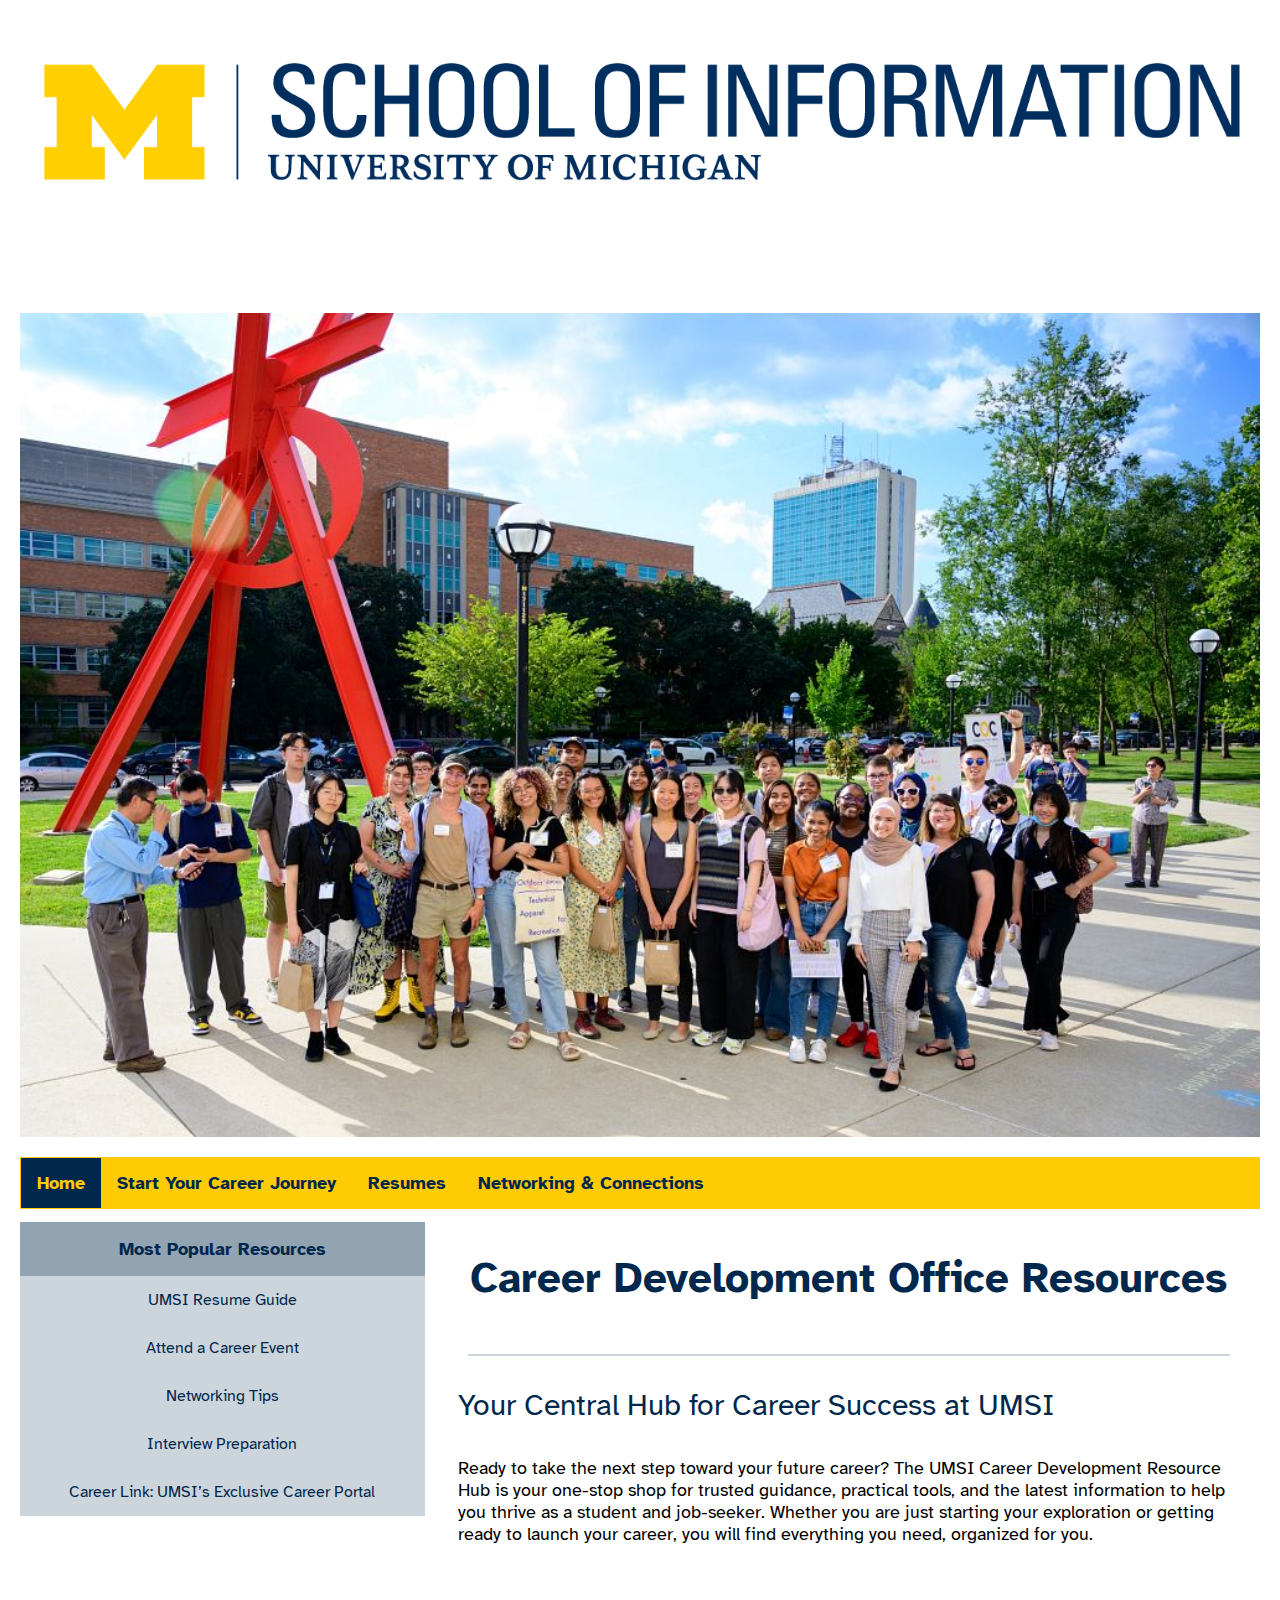
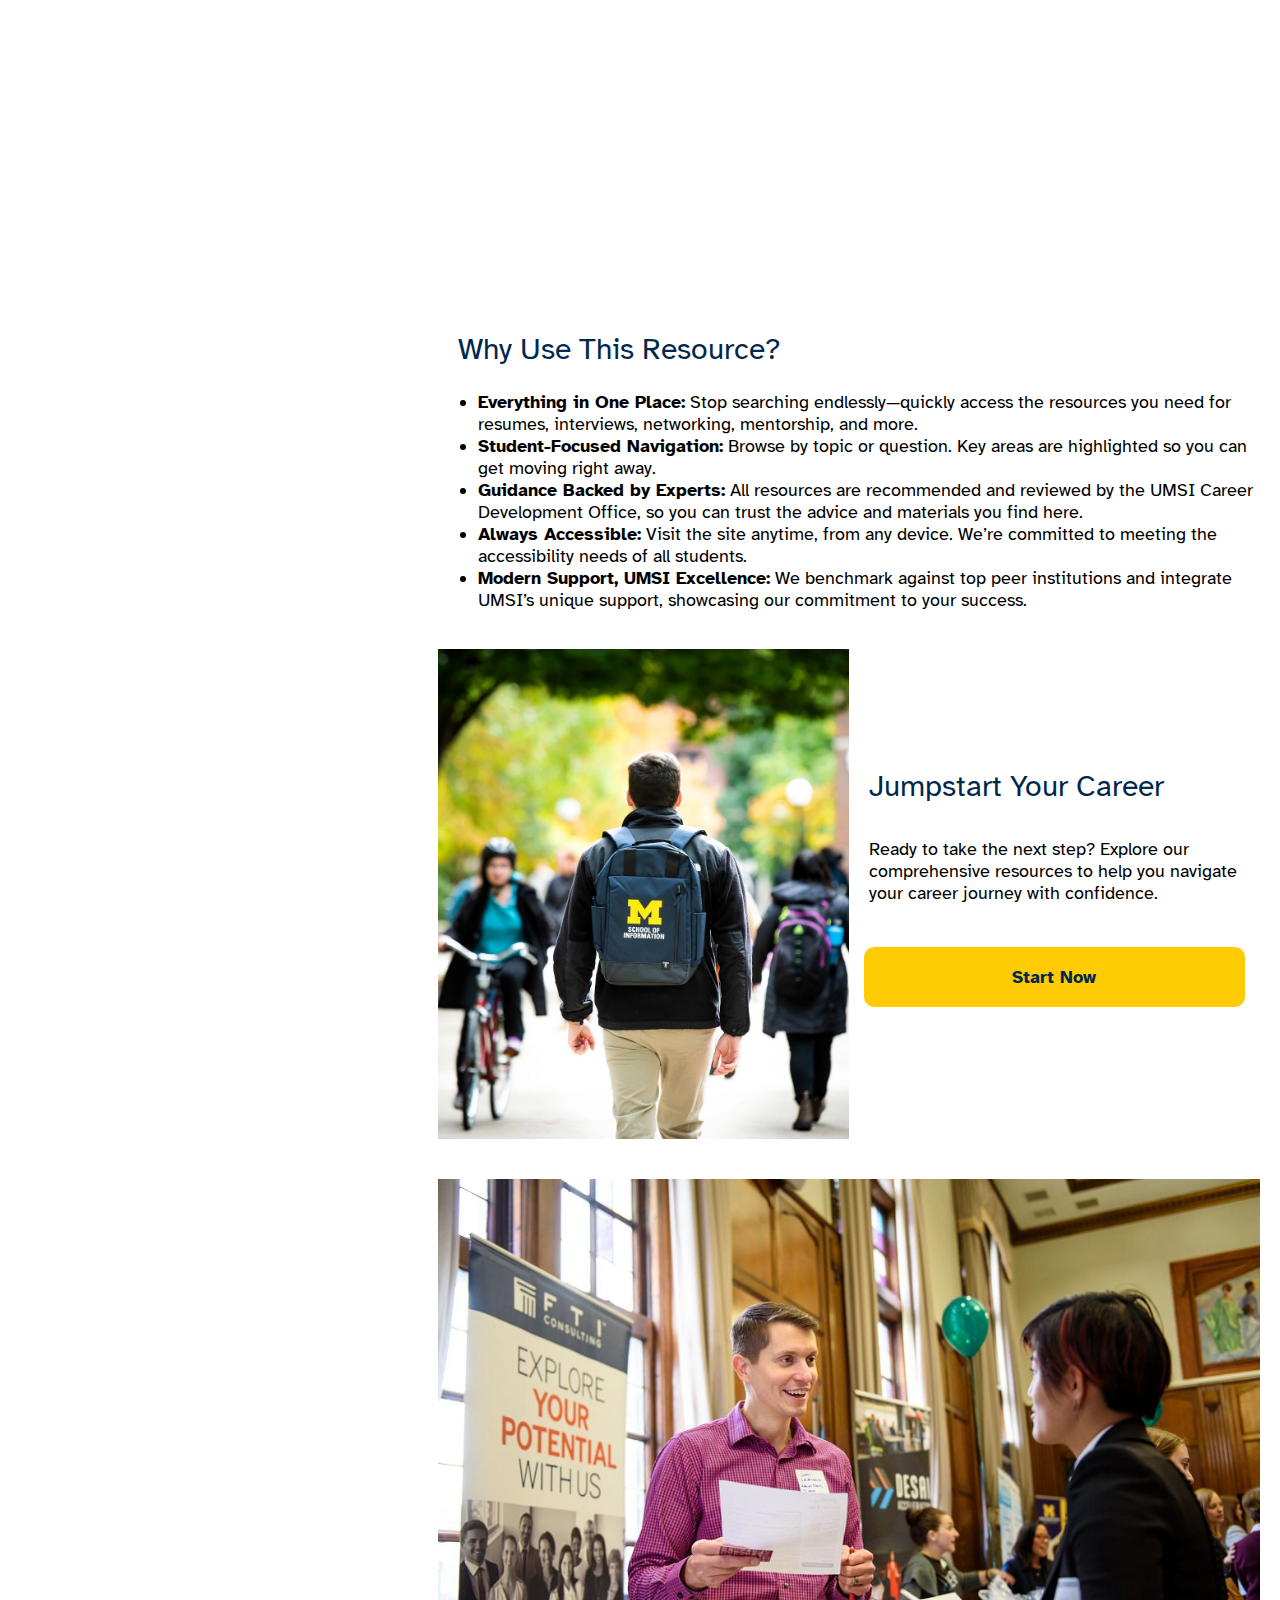
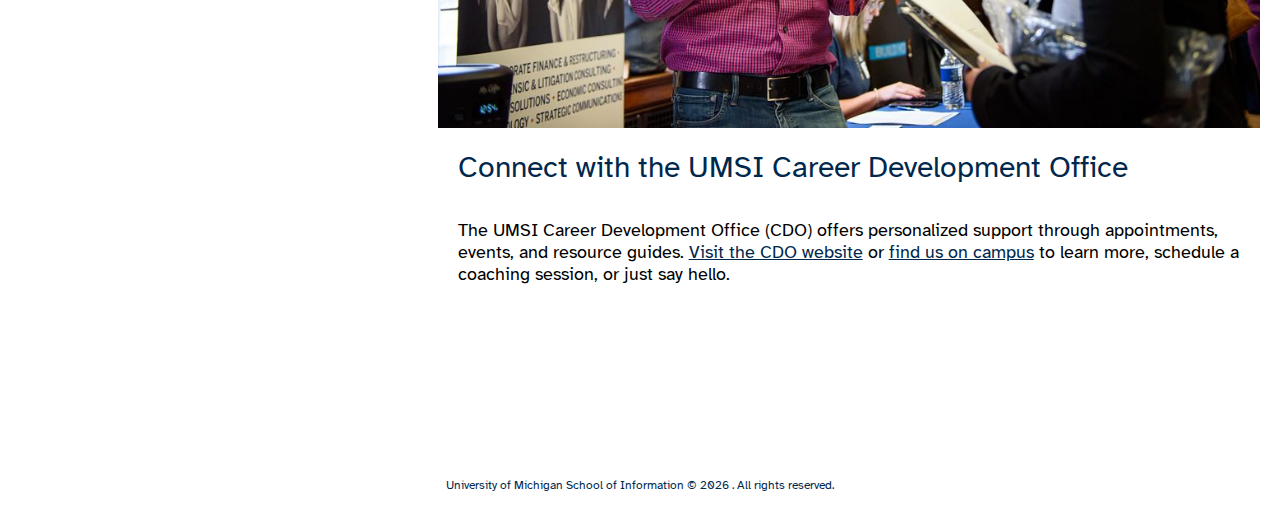
<file: index.html>
<!DOCTYPE html>
<html lang="en">

<head>
  <meta charset="UTF-8">
  <meta name="viewport" content="width=device-width, initial-scale=1.0">
  <link rel="stylesheet" type="text/css" href="css/html5reset.css">
  <link rel="stylesheet" type="text/css" href="css/style.css">
  <link rel="icon" type="image/x-icon" href="images/UMSI_signature_vertical_informal_solidblue.jpg">
  <link rel="preconnect" href="https://fonts.googleapis.com">
  <link rel="preconnect" href="https://fonts.gstatic.com" crossorigin>
  <link
    href="https://fonts.googleapis.com/css2?family=Albert+Sans:ital,wght@0,100..900;1,100..900&family=Atkinson+Hyperlegible:ital,wght@0,400;0,700;1,400;1,700&family=BBH+Sans+Bartle&display=swap"
    rel="stylesheet">

  <title>UMSI Career Development Resource Hub</title>
</head>

<body>

  <div class="grid-container">
    <header>
      <div tabindex="0" class="skip"><a href="#main">Skip to Main Content</a></div>
      <img src="images/UMSI_sig-marketing-U.png" alt="UMSI Logo">
      <img src="images/UMSI_MSICampusTourOrientation_082422_10.jpg" alt="A group of UMSI students on campus.">
      <nav>
        <ul>
          <li><a class="active" href="index.html">Home</a></li>
          <li><a href="journey.html">Start Your Career Journey</a></li>
          <li><a href="resume.html">Resumes</a></li>
          <li><a href="networking.html">Networking & Connections</a></li>
        </ul>
      </nav>
    </header>
    <div class="main-container" id="main">
      <main>
        <div class="intro" id="intro">
          <section>
            <h1>Career Development Office Resources</h1>
            <h2>Your Central Hub for Career Success at UMSI</h2>
            <p>
              Ready to take the next step toward your future career? The UMSI Career Development Resource Hub is your
              one-stop shop for trusted guidance, practical tools, and the latest information to help you thrive as a
              student and job-seeker. Whether you are just starting your exploration or getting ready to launch your
              career, you will find everything you need, organized for you.
            </p>
            <iframe width="560" height="315" src="https://www.youtube.com/embed/GSjGeDYJ5Nk?si=qhxJPRTIT___x8hG"
              title="YouTube video player" frameborder="0"
              allow="accelerometer; autoplay; clipboard-write; encrypted-media; gyroscope; picture-in-picture; web-share"
              referrerpolicy="strict-origin-when-cross-origin" allowfullscreen></iframe>
          </section>
        </div>
        <div class="why_this" id="why">
          <section>
            <h2>Why Use This Resource?</h2>
            <ul>
              <li><strong>Everything in One Place:</strong> Stop searching endlessly—quickly access the resources you
                need for resumes, interviews, networking, mentorship, and more.</li>
              <li><strong>Student-Focused Navigation:</strong> Browse by topic or question. Key areas are highlighted so
                you can get moving right away.</li>
              <li><strong>Guidance Backed by Experts:</strong> All resources are recommended and reviewed by the UMSI
                Career Development Office, so you can trust the advice and materials you find here.</li>
              <li><strong>Always Accessible:</strong> Visit the site anytime, from any device. We’re committed to
                meeting the accessibility needs of all students.</li>
              <li><strong>Modern Support, UMSI Excellence:</strong> We benchmark against top peer institutions and
                integrate UMSI’s unique support, showcasing our commitment to your success.</li>
            </ul>
          </section>
        </div>
        <!-- Content taken & modified from UMGPT with the prompt, "Write me a webpage of intro content to help meet the following requirements - this is for the home page": and then pasted in the client objectives & project requirements"
        UMGPT. (2025). UMGPT ( GPT-4.1 August 25th version) [Large language model]. -->
        <img src="images/UMSI_CareerFair2020_13.jpg" id="career-fair" alt="A UMSI student talking to an employer.">
        <div class="start_here" id="start">
          <section>
            <h2>Jumpstart Your Career</h2>
            <div>
              <p>
                Ready to take the next step? Explore our comprehensive resources to help you navigate your career
                journey
                with confidence.
              </p>
              <ul>
                <li><a href="journey.html">Start Now</a></li>
              </ul>
            </div>
          </section>
        </div>
        <div class="connect_with_us" id="connect">
          <section>
            <h2>Connect with the UMSI Career Development Office</h2>
            <p>
              The UMSI Career Development Office (CDO) offers personalized support through appointments, events, and
              resource guides. <a href="https://www.si.umich.edu/programs/career-development-office"
                target="_blank">Visit
                the CDO website</a> or <a href="https://umsi.umich.edu/about/locations" target="_blank">find us on
                campus</a> to learn more, schedule a coaching session, or just say hello.
            </p>
          </section>
        </div>
        <img src="images/UMSI_CampusFall_UMSIBackpack_02.jpg" id="campus-fall-backpack"
          alt="A student wears a UMSI backpack in fall on the Diag.">
      </main>
    </div>
    <aside>
      <h3>Most Popular Resources</h3>
      <ul>
        <li><a href="https://umsi.instructure.com/courses/12345/pages/resume-guide" target="_blank">UMSI Resume
            Guide</a></li>
        <li><a href="https://umsi.campusgroups.com/cdo/home/" target="_blank">Attend a Career Event</a></li>
        <li><a href="https://umsi.instructure.com/courses/12345/pages/networking-tips" target="_blank">Networking
            Tips</a></li>
        <li><a href="https://umsi.instructure.com/courses/12345/pages/interview-prep" target="_blank">Interview
            Preparation</a></li>
        <li><a href="https://careerlink.umich.edu" target="_blank">Career Link: UMSI’s Exclusive Career Portal</a></li>
      </ul>
    </aside>
    <footer>
      <p>University of Michigan School of Information © <span id="year"></span> . All rights reserved.</p>
    </footer>
  </div>
</body>
<script>
  document.getElementById("year").innerHTML = new Date().getFullYear();
  console.log("copyright year?");
</script>

</html>
</file>
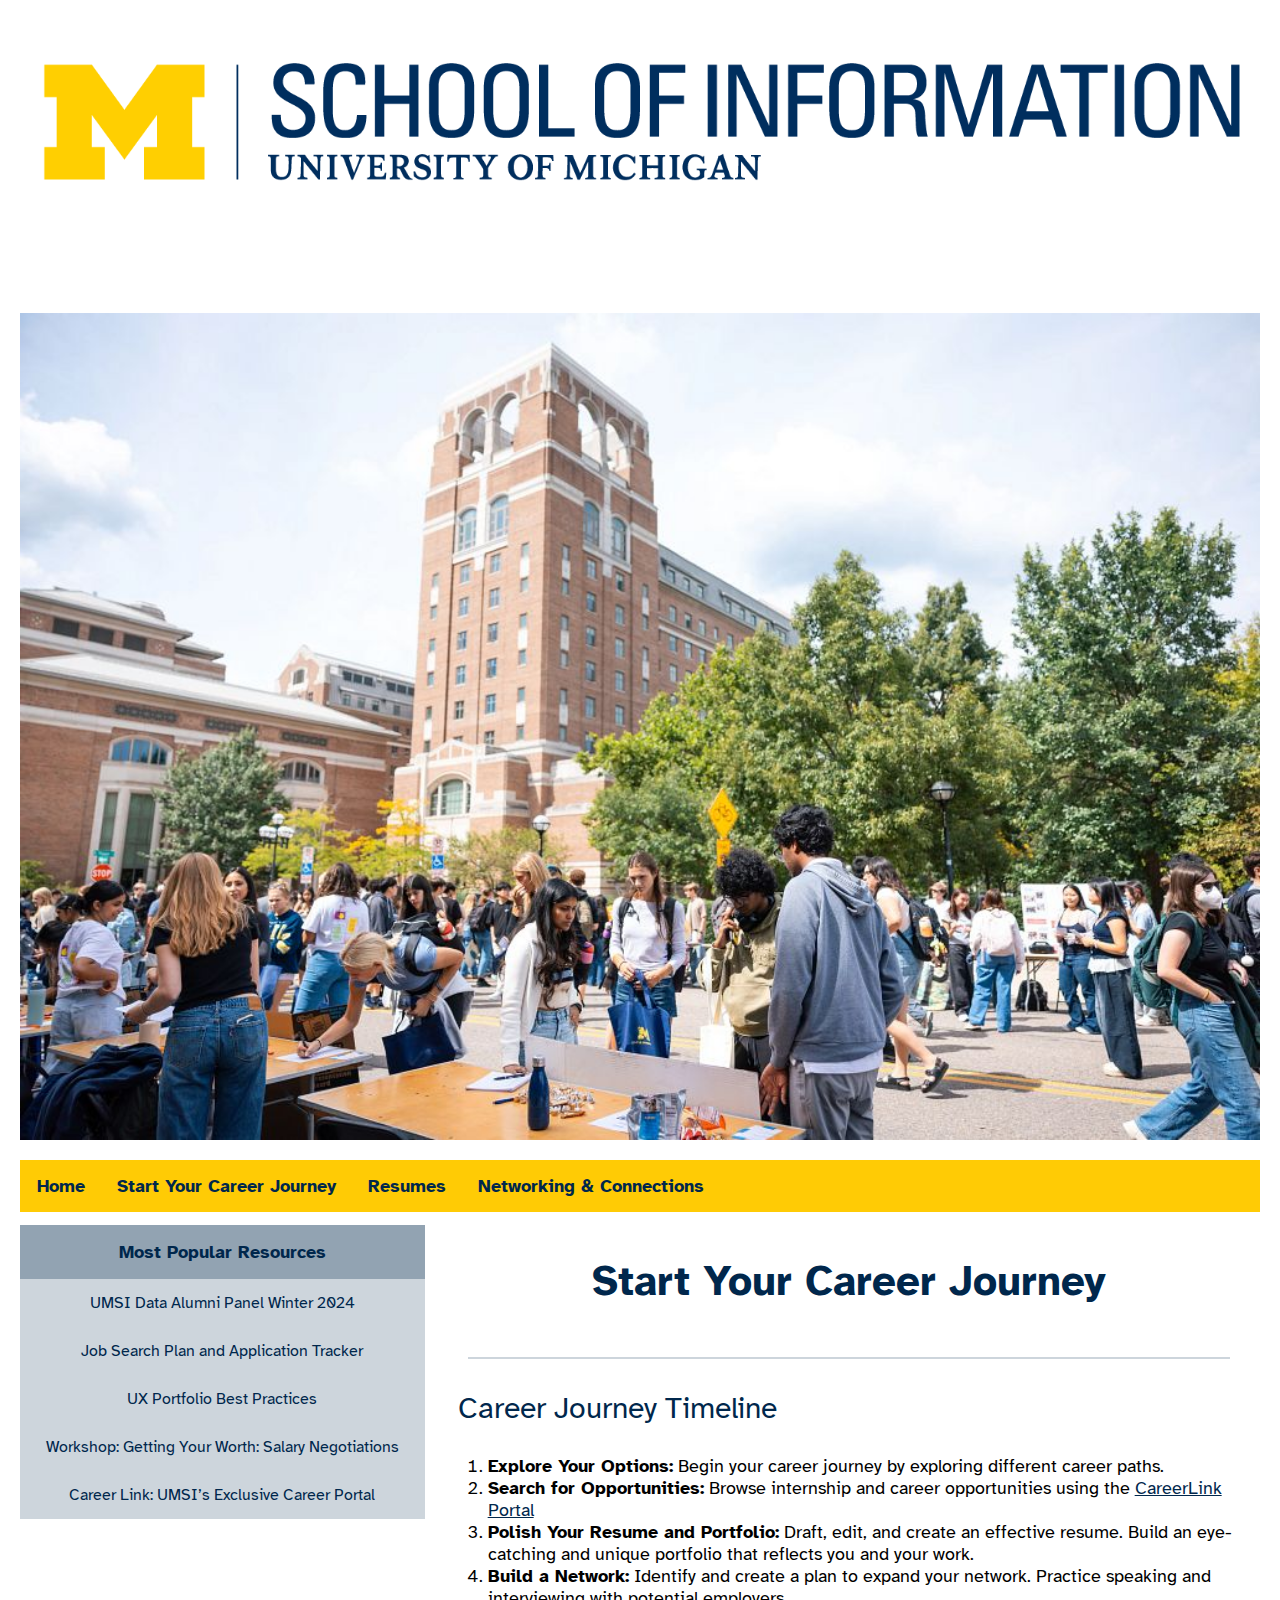
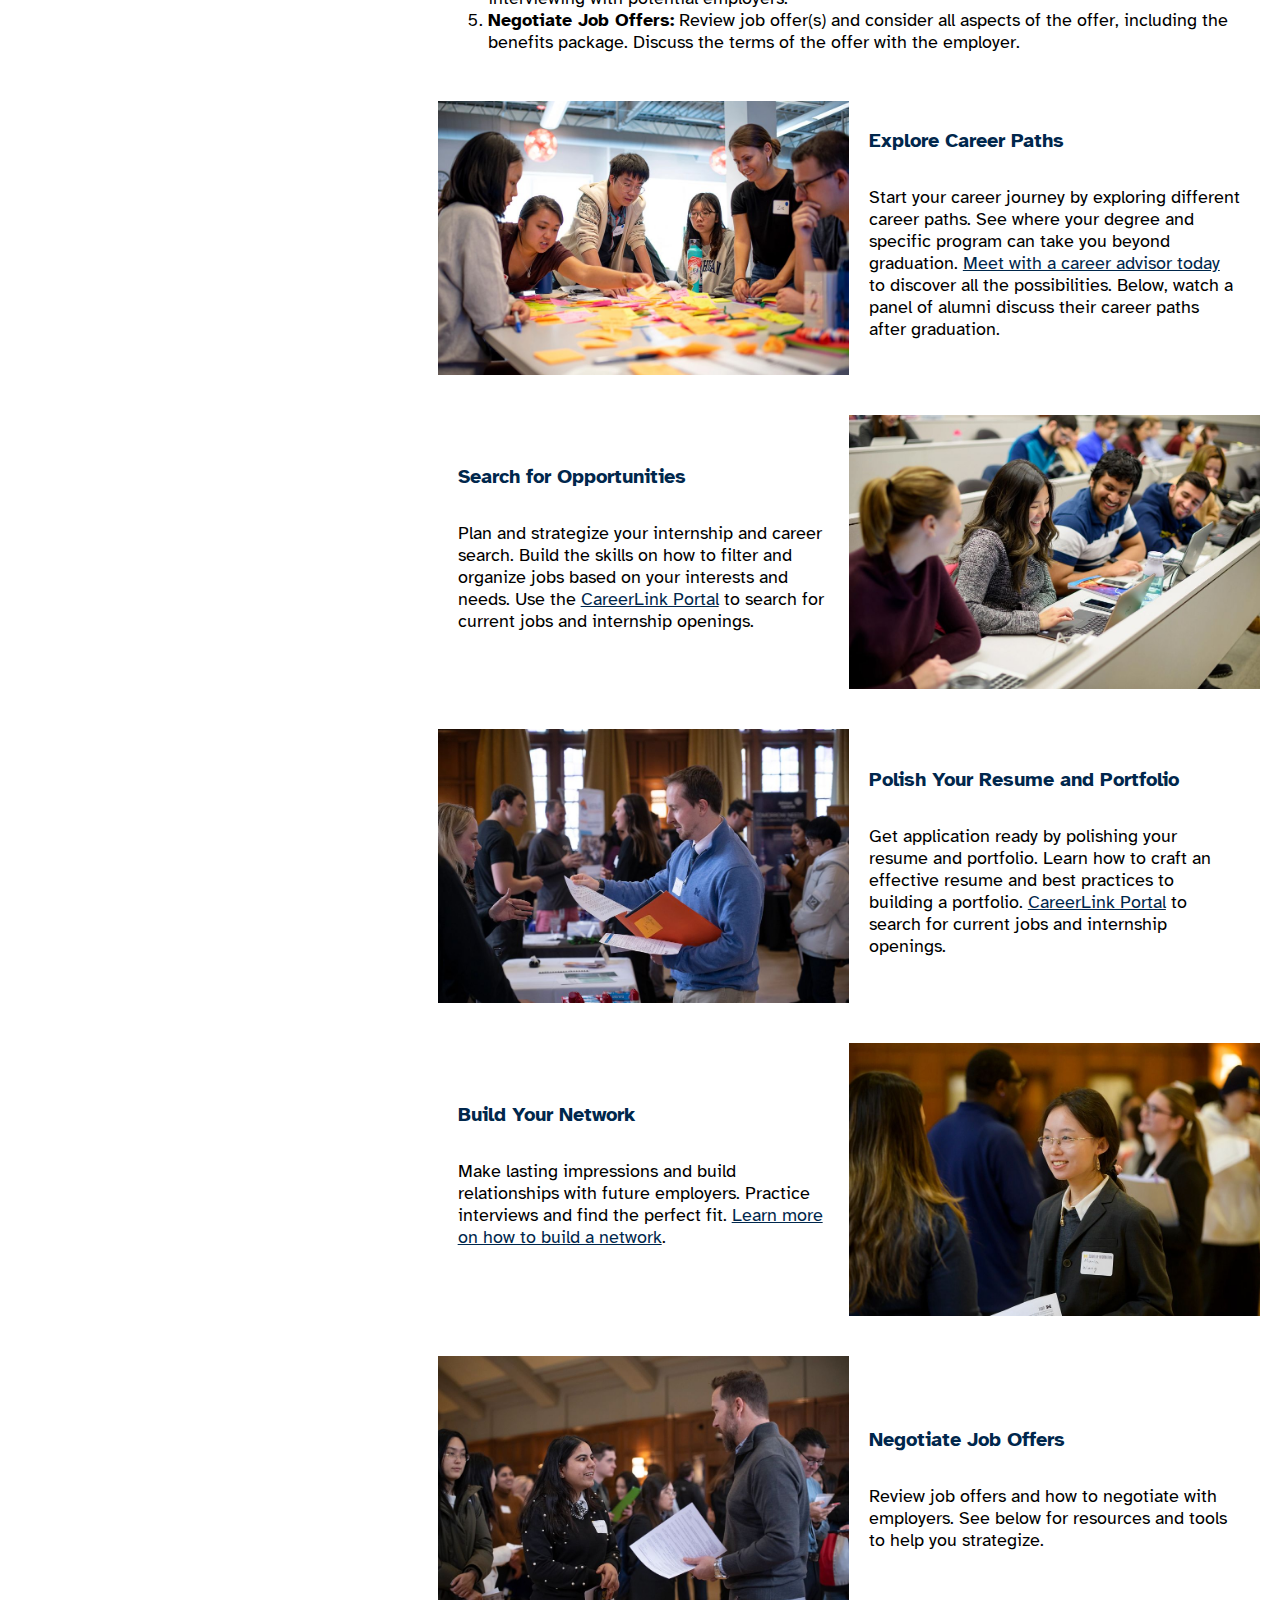
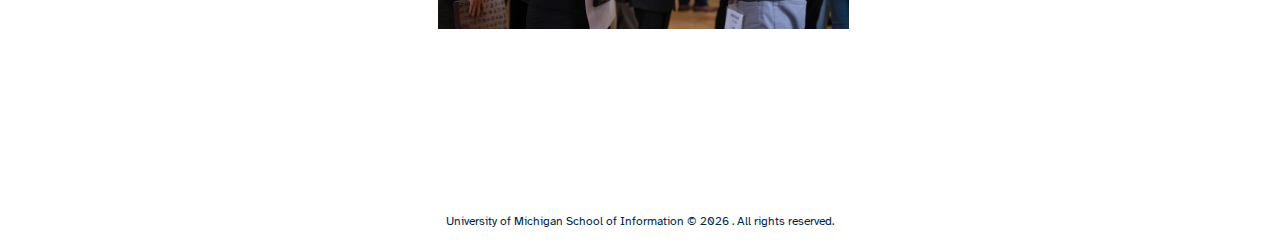
<file: journey.html>
<!DOCTYPE html>
<html lang="en">

<head>
  <meta charset="UTF-8">
  <meta name="viewport" content="width=device-width, initial-scale=1.0">
  <link rel="stylesheet" type="text/css" href="css/style.css">
  <link rel="icon" type="image/x-icon" href="images/UMSI_signature_vertical_informal_solidblue.jpg">
  <link rel="preconnect" href="https://fonts.googleapis.com">
  <link rel="preconnect" href="https://fonts.gstatic.com" crossorigin>
  <link
    href="https://fonts.googleapis.com/css2?family=Albert+Sans:ital,wght@0,100..900;1,100..900&family=Atkinson+Hyperlegible:ital,wght@0,400;0,700;1,400;1,700&family=BBH+Sans+Bartle&display=swap"
    rel="stylesheet">
  <title>MSI Career Development Resource Hub</title>
</head>

<body>
  <div class="grid-container">
    <header>
      <div tabindex="0" class="skip"><a href="#main">Skip to Main Content</a></div>
      <img src="images/UMSI_sig-marketing-U.png" alt="UMSI Logo">
      <img src="images/MCOMMONS-Festifall2025-23.jpg" alt="Students exploring career paths at a career fair.">
      <nav>
        <ul>
          <li><a href="index.html">Home</a></li>
          <li><a href="journey.html">Start Your Career Journey</a></li>
          <li><a href="resume.html">Resumes</a></li>
          <li><a href="networking.html">Networking & Connections</a></li>
        </ul>
      </nav>

    </header>
    <div class="main-container" id="main">
      <main>
        <div class="intro" id="intro">
          <section>
            <h1>Start Your Career Journey</h1>
            <h2>Career Journey Timeline</h2>
            <ol>
              <li><strong>Explore Your Options:</strong> Begin your career journey by exploring different career paths.
              </li>
              <li><strong>Search for Opportunities:</strong> Browse internship and career opportunities using the <a
                  href="https://careerlink.umich.edu/">CareerLink Portal</a></li>
              <li><strong>Polish Your Resume and Portfolio:</strong> Draft, edit, and create an effective resume. Build
                an eye-catching and unique portfolio that reflects you and your work.</li>
              <li><strong>Build a Network:</strong> Identify and create a plan to expand your network. Practice speaking
                and interviewing with potential employers.</li>
              <li><strong>Negotiate Job Offers:</strong> Review job offer(s) and consider all aspects of the offer,
                including the benefits package. Discuss the terms of the offer with the employer.</li>
            </ol>
          </section>
        </div>
        <img src="images/UMSI_DesignJam_GreatLakesWaterSafety_01.jpg" id="career-jam"
          alt="Students exploring career paths in a classroom.">
        <div class="explore" id="explore">
          <section>
            <h3>Explore Career Paths</h3>
            <p>
              Start your career journey by exploring different career paths. See where your degree and specific program
              can take you beyond graduation. <a href="https://umich.instructure.com/courses/137916">Meet with a career
                advisor today</a> to discover all the possibilities. Below, watch a panel of alumni discuss their career
              paths after graduation.
            </p>
            <!-- <ul>
          <li><a href="https://www.dropbox.com/scl/fi/j4k93sphp8td48j1afb5f/Winter-2024_MSI-Data-Alumni-Panel.mp4?rlkey=ar3fm74jcgwhmegpr8jle7qw2&dl=0">MSI Data Alumni Panel Winter 2024
          </a><br>
          Discover what kinds of jobs previous MSI graduates have worked in
          </li>
          <li><a href="https://www.dropbox.com/scl/fi/2cvi97in2tt9eytkfak8j/W25_MADS-Alumni-Career-Panel.mp4?rlkey=pd2cpg25ep7yzx5vasmotk245&st=aojyv8mi&dl=0">MADS Data Alumni Panel W25
          </a><br>
          Learn how MADS graduates have navigated the job search
          </li>
      </ul> -->
          </section>
        </div>
        <img src="images/UMSI_SI662_MHI_CLASSROOM_02.jpg" id="comp-classroom"
          alt="Students searching for job opportunities in class.">
        <div class="search" id="search">
          <section>
            <h3>Search for Opportunities</h3>
            <p>
              Plan and strategize your internship and career search. Build the skills on how to filter and organize jobs
              based on your interests and needs. Use the <a href="https://careerlink.umich.edu/">CareerLink Portal</a>
              to search for current jobs and internship openings.
            </p>
            <!-- <ul>
        <li><a href="https://docs.google.com/spreadsheets/d/1fT4YeP1M5moXtFYniTkyb-CCLV7PZ75B9iJFH-XWMv4/edit?usp=sharing">Job Search Plan and Application Tracker</a></li>
        <li><a href="https://docs.google.com/document/d/1_Mh2N-azjpH-WAf0Z6T51D6ag5ciYw4HpNwc0T6j_rM/edit?usp=sharing">Strategic Job and Internship Plan</a></li>
        <li><a href="https://docs.google.com/spreadsheets/d/17ZtvEgIouUYdTgXBk9yI8fZQeAeqhrK9jHB8mF1KLzY/edit?usp=sharing">Identifying Your Workplace Values</a></li>
      </ul> -->
          </section>
        </div>
        <div class="polish" id="polish">
          <section>
            <h3>Polish Your Resume and Portfolio</h3>
            <p>
              Get application ready by polishing your resume and portfolio. Learn how to craft an effective resume and
              best practices to building a portfolio. <a href="https://careerlink.umich.edu/">CareerLink Portal</a> to
              search for current jobs and internship openings.
            </p>
            <!-- <ul>
        <li><a href="https://docs.google.com/presentation/d/1q0hzNdFADei-jnFNWXYSWdvDsFPNojXcdaPadQQTUgg/edit?usp=sharing">Workshop: Refresh Your Resume</a></li>
        <li><a href="https://docs.google.com/document/d/10ftmYAc1vs6yYSIAuGIkAvwC21Z1HDM0WyKTaZZzqUo/edit?usp=sharing">UX Portfolio Best Practices</a></li>
        <li><a href="https://docs.google.com/presentation/d/1NcQvaWDYhxiNDhS1usiM0aABkUtLmfiyRuw7SWxpwfg/edit?usp=sharing">Workshop: Intro to UX Portfolios</a></li>
      </ul> -->
          </section>
        </div>
        <img src="images/umsi_careerfair.1.26.2312.jpg" id="resume" alt="Student handing their resume to an employer.">
        <div class="build-network" id="build-network">
          <section>
            <h3>Build Your Network</h3>
            <p>
              Make lasting impressions and build relationships with future employers. Practice interviews and find the
              perfect fit. <a href="networking.html">Learn more on how to build a network</a>.
            </p>
          </section>
        </div>
        <img src="images/UMSI_CareerFair_02062025_10.jpg" id="build-network-img" alt="Student talking to an employer.">
        <div class="negotiations" id="negotiations">
          <section>
            <h3>Negotiate Job Offers</h3>
            <p>
              Review job offers and how to negotiate with employers. See below for resources and tools to help you
              strategize.
            </p>
            <!-- <ul>
        <li><a href="https://docs.google.com/presentation/d/1IjmPd-b4bD5mcCXhdBb2OmF-0yWtYYLuw6KxHRTgo4I/edit?usp=sharing">Workshop: Getting Your Worth: Salary Negotiations</a></li>
        <li><a href="https://docs.google.com/document/d/1pyL592PwhfCCAW2b4HO4KW320hamvHabmaP-2NvZqdE/edit?usp=sharing">How to Draft a Negotiations Response</a></li>
      </ul> -->
          </section>
        </div>
        <img src="images/umsi_careerfair.1.26.2309.jpg" id="negotiate"
          alt="Student talking to an employer at a career fair.">
      </main>
    </div>
    <aside>
      <h3>Most Popular Resources</h3>
      <ul>
        <li><a
            href="https://www.dropbox.com/scl/fi/j4k93sphp8td48j1afb5f/Winter-2024_MSI-Data-Alumni-Panel.mp4?rlkey=ar3fm74jcgwhmegpr8jle7qw2&dl=0"
            target="_blank">UMSI Data Alumni Panel Winter 2024</a></li>
        <li><a
            href="https://docs.google.com/spreadsheets/d/1fT4YeP1M5moXtFYniTkyb-CCLV7PZ75B9iJFH-XWMv4/edit?usp=sharing"
            target="_blank">Job Search Plan and Application Tracker</a></li>
        <li><a href="https://docs.google.com/document/d/10ftmYAc1vs6yYSIAuGIkAvwC21Z1HDM0WyKTaZZzqUo/edit?usp=sharing"
            target="_blank">UX Portfolio Best Practices</a></li>
        <li><a
            href="https://docs.google.com/presentation/d/1IjmPd-b4bD5mcCXhdBb2OmF-0yWtYYLuw6KxHRTgo4I/edit?usp=sharing"
            target="_blank">Workshop: Getting Your Worth: Salary Negotiations</a></li>
        <li><a href="https://careerlink.umich.edu" target="_blank">Career Link: UMSI’s Exclusive Career Portal</a></li>
      </ul>
    </aside>
    <footer>
      <p>University of Michigan School of Information © <span id="year"></span> . All rights reserved.</p>
    </footer>
</body>
<script>
  document.getElementById("year").innerHTML = new Date().getFullYear();
  console.log("copyright year?");
</script>

</html>
</file>
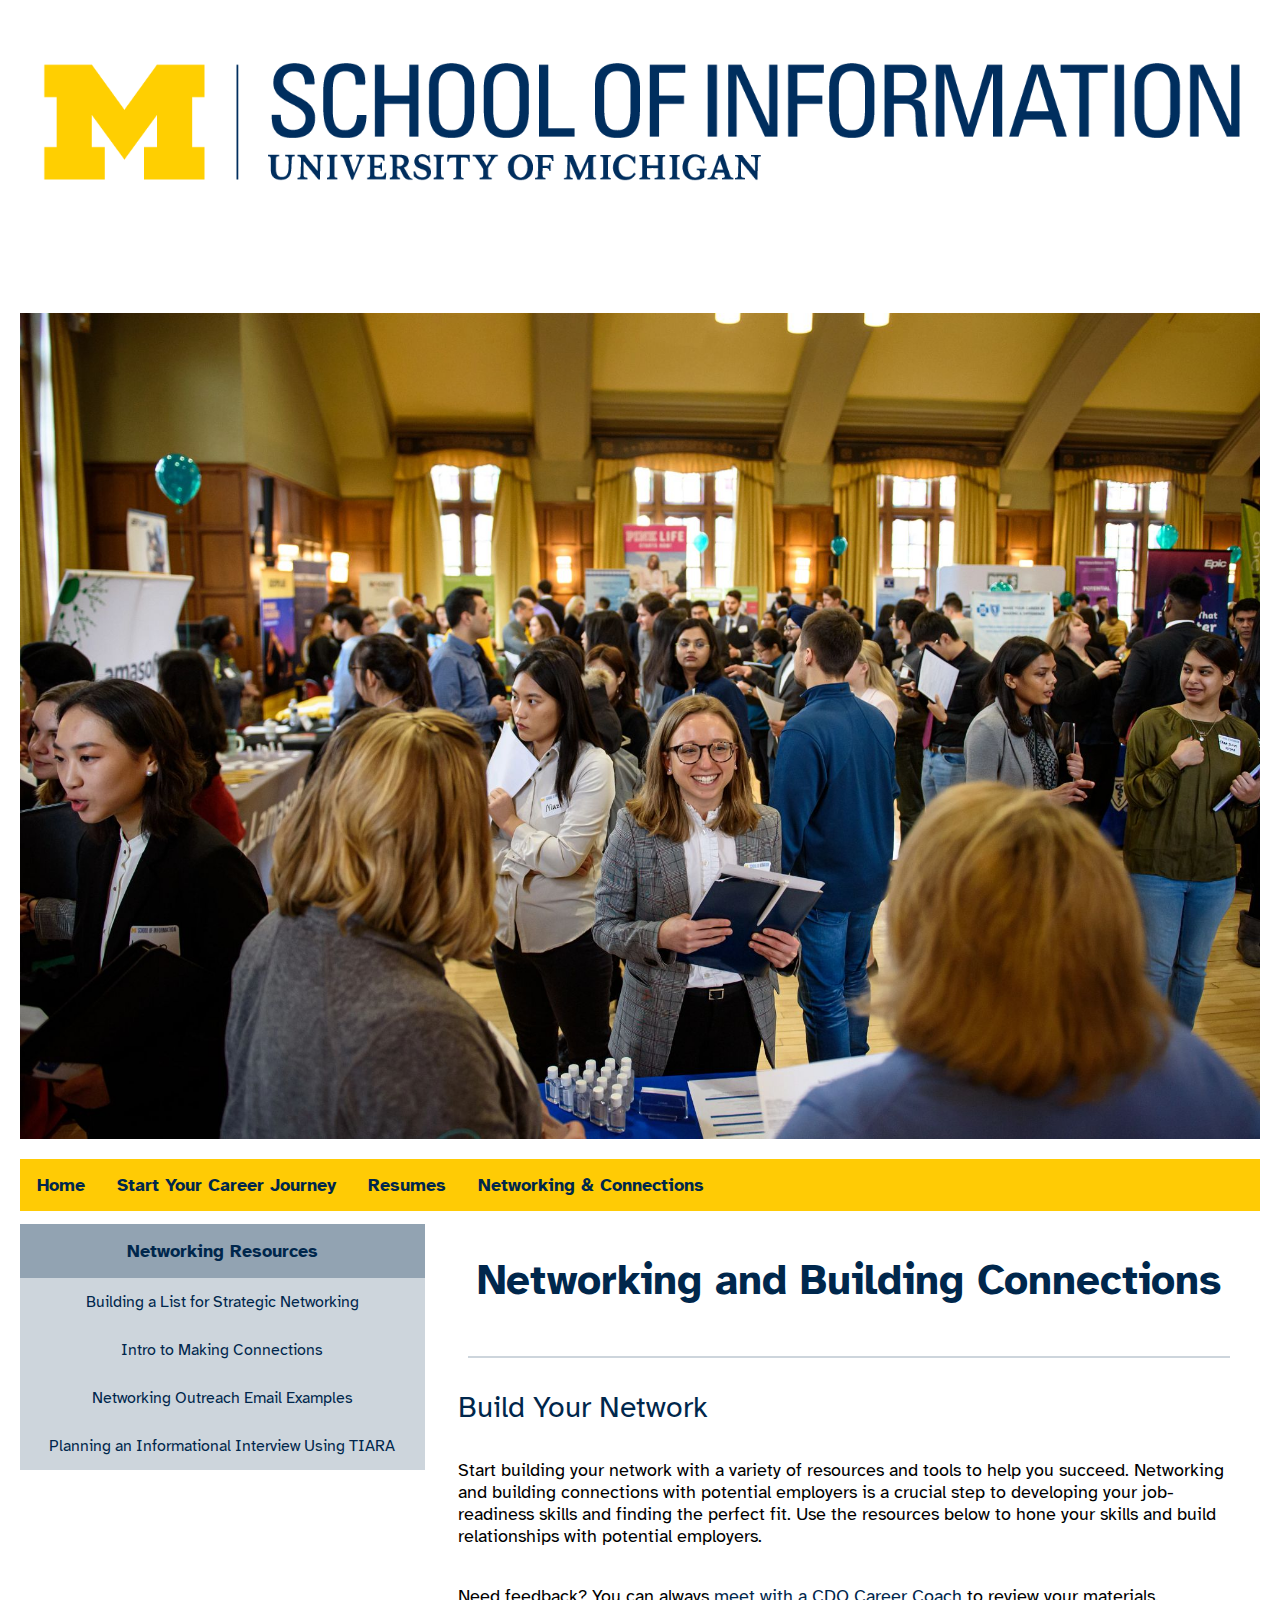
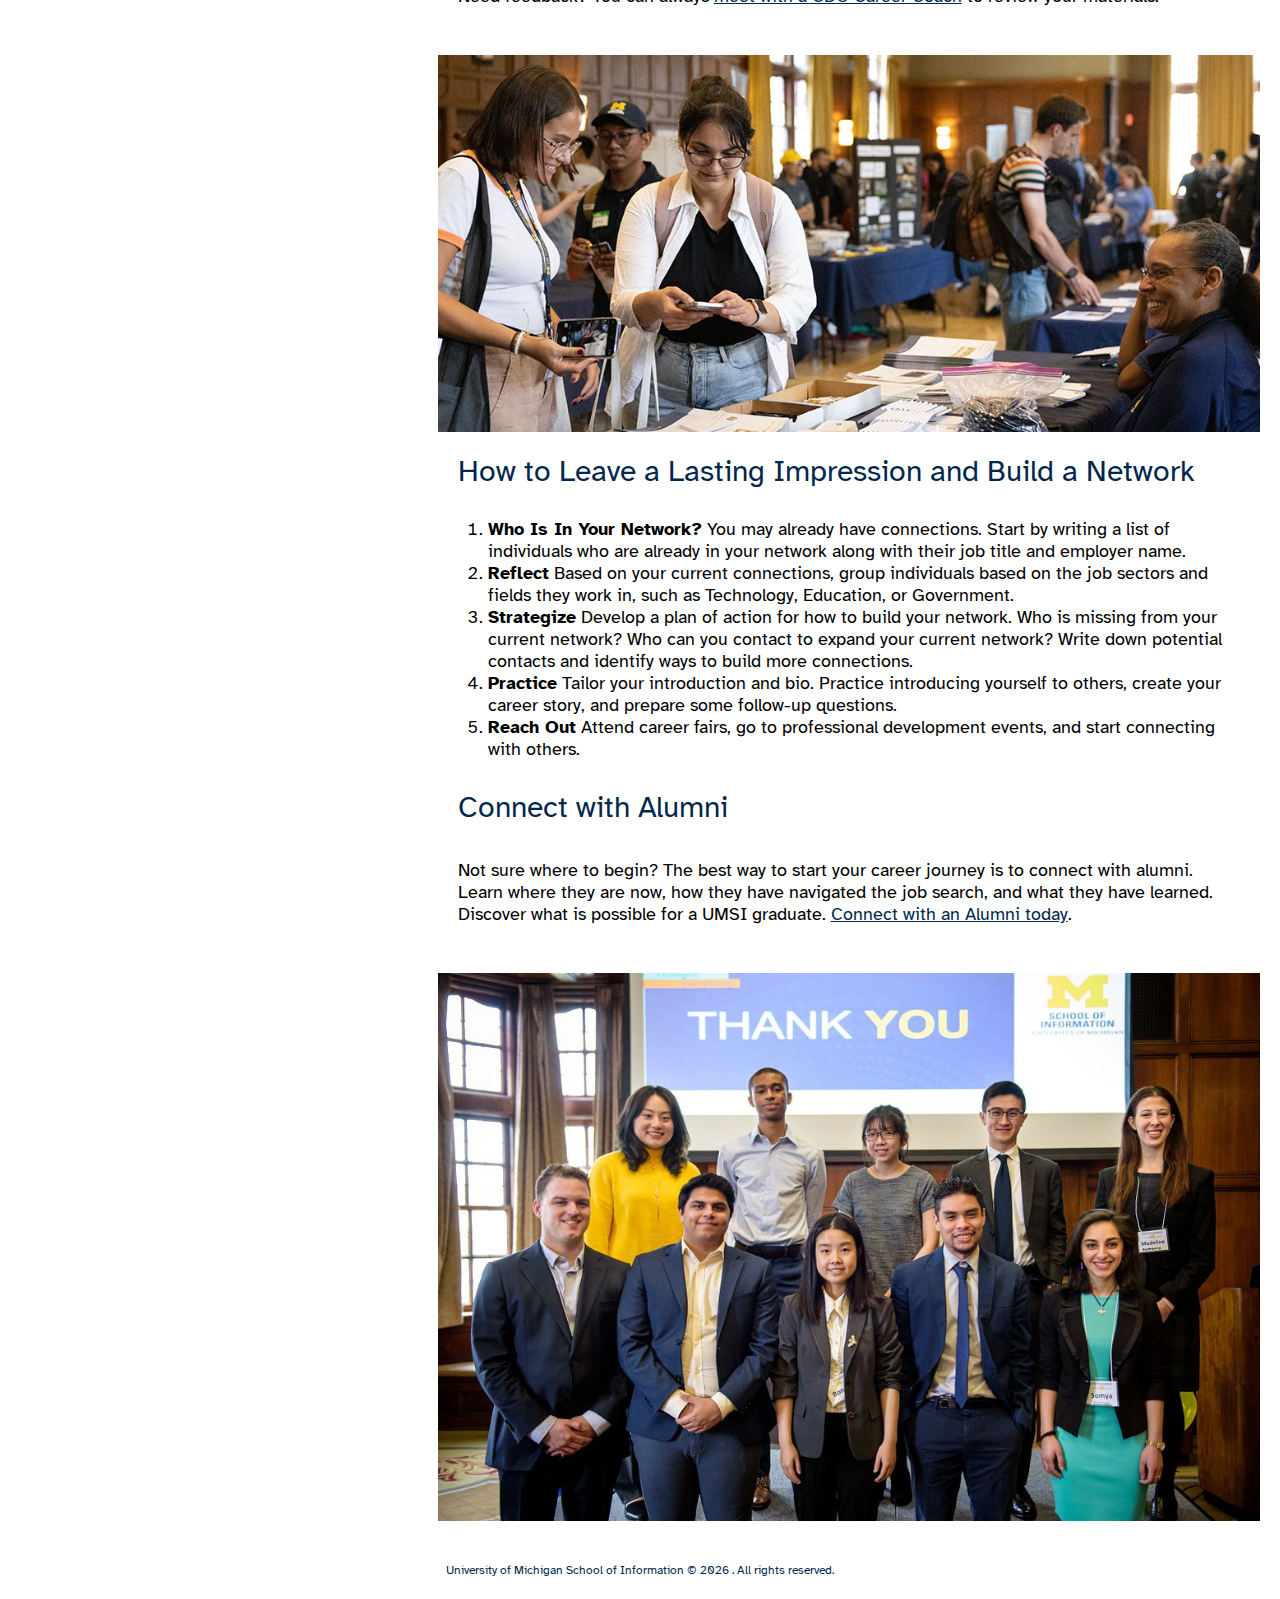
<file: networking.html>
<!DOCTYPE html>
<html lang="en">

<head>
  <meta charset="UTF-8">
  <meta name="viewport" content="width=device-width, initial-scale=1.0">
  <link rel="stylesheet" type="text/css" href="css/style.css">
  <link rel="icon" type="image/x-icon" href="images/UMSI_signature_vertical_informal_solidblue.jpg">
  <link rel="preconnect" href="https://fonts.googleapis.com">
  <link rel="preconnect" href="https://fonts.gstatic.com" crossorigin>
  <link
    href="https://fonts.googleapis.com/css2?family=Albert+Sans:ital,wght@0,100..900;1,100..900&family=Atkinson+Hyperlegible:ital,wght@0,400;0,700;1,400;1,700&family=BBH+Sans+Bartle&display=swap"
    rel="stylesheet">
  <title>Your Central Hub for Career Success at UMSI</title>
</head>

<body>
  <div class="grid-container">
    <header>
      <div tabindex="0" class="skip"><a href="#main">Skip to Main Content</a></div>
      <img src="images/UMSI_sig-marketing-U.png" alt="UMSI Logo">
      <img src="images/UMSI_CareerFair2020_11.jpg" alt="UMSI students networking at a career fair.">
      <nav>
        <ul>
          <li><a href="index.html">Home</a></li>
          <li><a href="journey.html">Start Your Career Journey</a></li>
          <li><a href="resume.html">Resumes</a></li>
          <li><a href="networking.html">Networking & Connections</a></li>
        </ul>
      </nav>

    </header>
    <div class="main-container" id="main">
      <main>
        <div class="intro" id="intro">
          <section>
            <h1>Networking and Building Connections</h1>
            <h2>Build Your Network</h2>
            <p>
              Start building your network with a variety of resources and tools to help you succeed. Networking and
              building connections with potential employers is a crucial step to developing your job-readiness skills
              and finding the perfect fit. Use the resources below to hone your skills and build relationships with
              potential employers.
            </p>
            <p>
              Need feedback? You can always <a
                href="https://umsi.instructure.com/courses/12345/pages/meet-with-a-career-coach" target="_blank">meet
                with a CDO Career Coach</a> to review your materials.
            </p>
          </section>
        </div>
        <img src="images/MCOMMONS-RackhamResourceFair-09.jpg" id="career-fair-network"
          alt="Students at a career fair in Rackham">
        <div class="how_to" id="how">
          <section>
            <h2>How to Leave a Lasting Impression and Build a Network</h2>
            <ol>
              <li><strong>Who Is In Your Network?</strong> You may already have connections. Start by writing a list of
                individuals who are already in your network along with their job title and employer name.</li>
              <li><strong>Reflect</strong> Based on your current connections, group individuals based on the job sectors
                and fields they work in, such as Technology, Education, or Government.</li>
              <li><strong>Strategize</strong> Develop a plan of action for how to build your network. Who is missing
                from your current network? Who can you contact to expand your current network? Write down potential
                contacts and identify ways to build more connections.</li>
              <li><strong>Practice</strong> Tailor your introduction and bio. Practice introducing yourself to others,
                create your career story, and prepare some follow-up questions.</li>
              <li><strong>Reach Out</strong> Attend career fairs, go to professional development events, and start
                connecting with others.</li>
            </ol>
        </div>
        </section>
        <div class="connect_alumni" id="alumni">
          <section>
            <h2>Connect with Alumni</h2>
            <p>Not sure where to begin? The best way to start your career journey is to connect with alumni. Learn where
              they are now, how they have navigated the job search, and what they have learned. Discover what is
              possible for a UMSI graduate. <a href="https://umich.peoplegrove.com/hub/ucan/home"
                target="_blank">Connect
                with an Alumni today</a>.</p>
          </section>
        </div>
        <img src="images/UMSI_CareerFair2020_07.jpg" id="umsi-alumni" alt="UMSI alumni networking at a career fair.">
      </main>
    </div>
    <aside>
      <h3>Networking Resources</h3>
      <ul>
        <li><a href="https://docs.google.com/document/d/18HMt79BU8ovGf9z7_P7No5tuwUS6qHNW5u0sgrepLtE/edit?usp=sharing"
            target="_blank">Building a List for Strategic Networking</a></li>
        <li><a
            href="https://docs.google.com/presentation/d/1R6azi49e7vd3ubRtdm33qG6Aq3bLBDBue7blM6pv49I/edit?usp=sharing"
            target="_blank">Intro to Making Connections</a></li>
        <li><a href="https://docs.google.com/document/d/1cwq2KtdKQbO-tICHKUyKRA3QY4_3VJ8NLC2kwPBY4dI/edit?usp=sharing"
            target="_blank">Networking Outreach Email Examples</a></li>
        <li><a
            href="https://docs.google.com/presentation/d/1QR0UA8V4d_hjHuayVbzF5_bx8d_8m3Ohvx9e5SiBodg/edit?usp=sharing">Planning
            an Informational Interview Using TIARA</a></li>
      </ul>
    </aside>
  </div>
  <footer>
    <p>University of Michigan School of Information © <span id="year"></span> . All rights reserved.</p>
  </footer>
</body>
<script>
  document.getElementById("year").innerHTML = new Date().getFullYear();
  console.log("copyright year?");
</script>

</html>
</file>
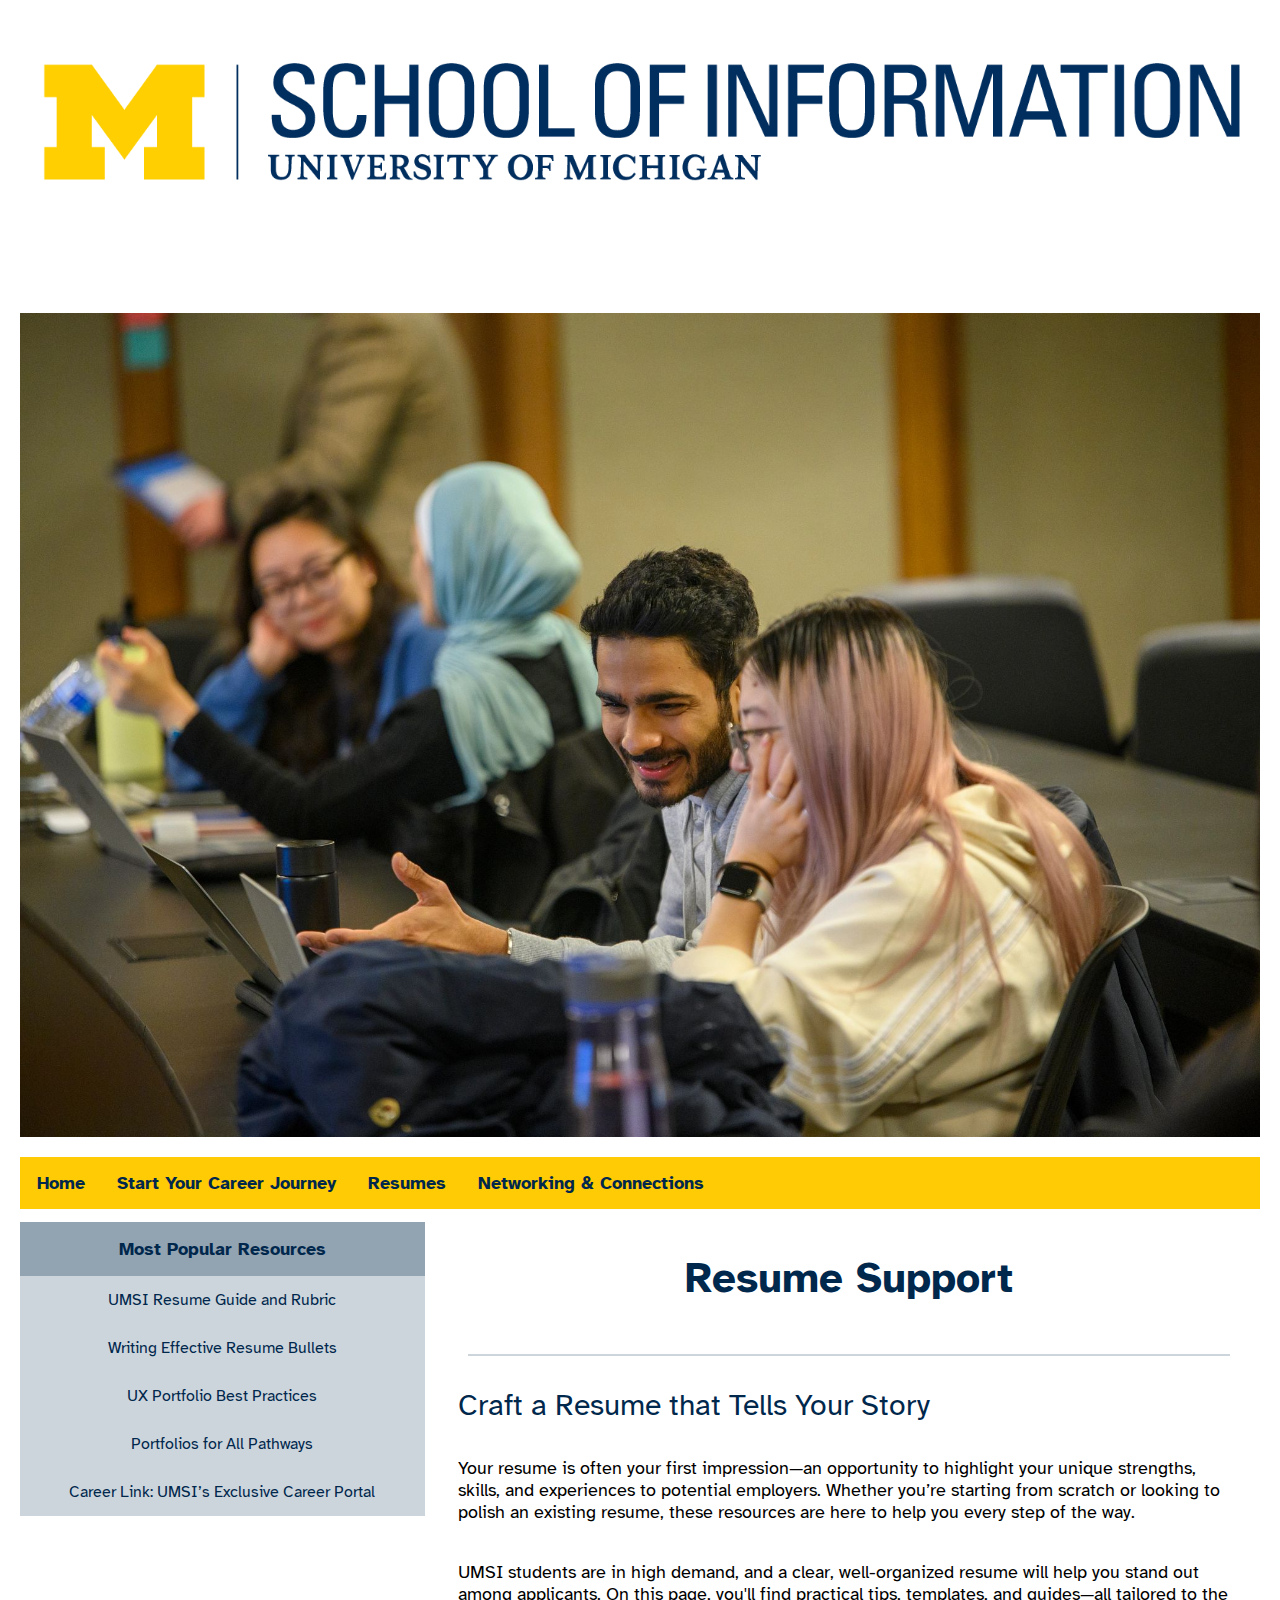
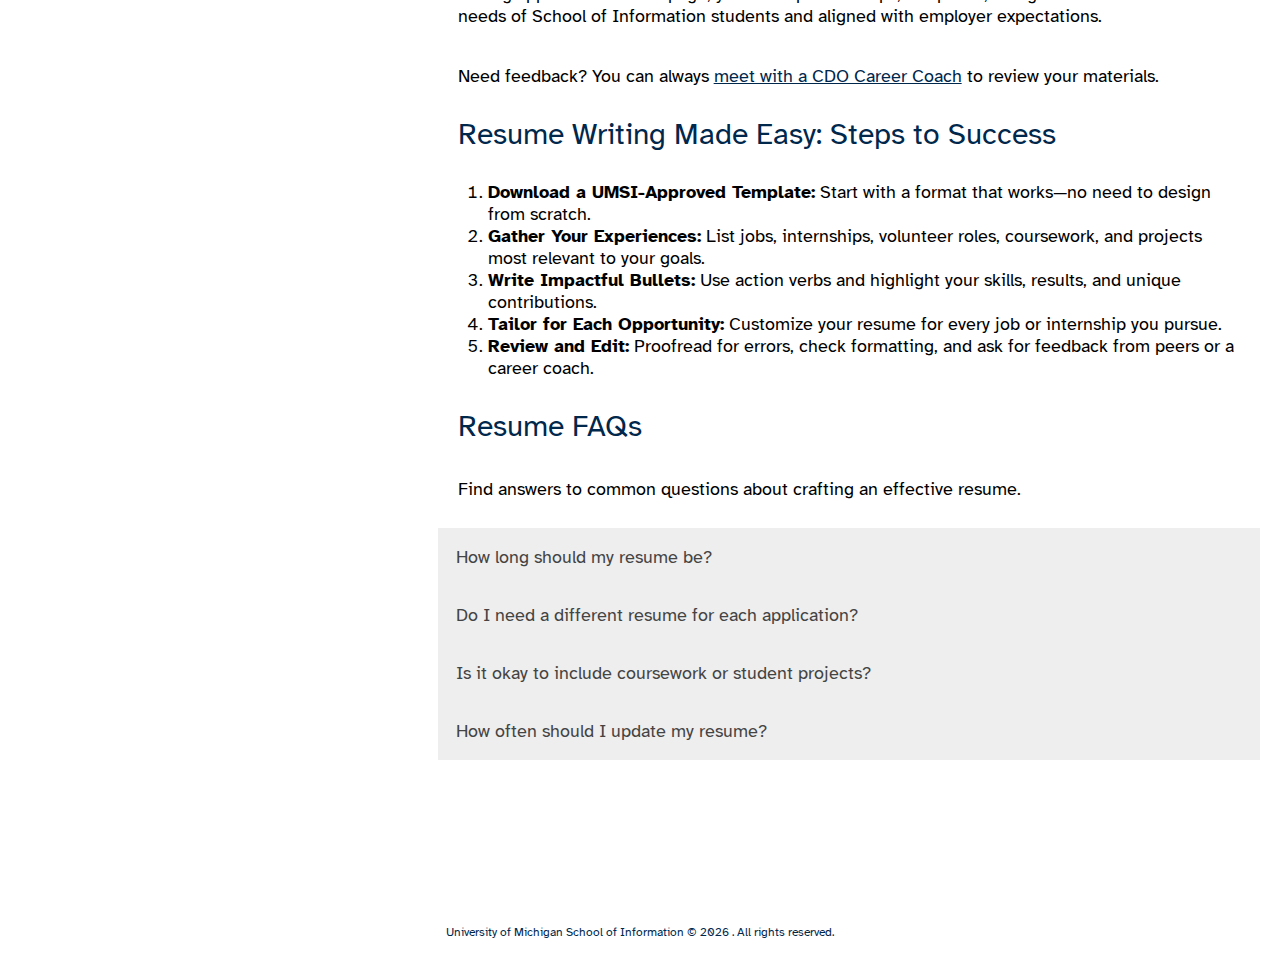
<file: resume.html>
<!DOCTYPE html>
<html lang="en">

<head>
  <meta charset="UTF-8">
  <meta name="viewport" content="width=device-width, initial-scale=1.0">
  <link rel="stylesheet" type="text/css" href="css/style.css">
  <link rel="icon" type="image/x-icon" href="images/UMSI_signature_vertical_informal_solidblue.jpg">
  <link rel="preconnect" href="https://fonts.googleapis.com">
  <link rel="preconnect" href="https://fonts.gstatic.com" crossorigin>
  <link
    href="https://fonts.googleapis.com/css2?family=Albert+Sans:ital,wght@0,100..900;1,100..900&family=Atkinson+Hyperlegible:ital,wght@0,400;0,700;1,400;1,700&family=BBH+Sans+Bartle&display=swap"
    rel="stylesheet">
  <title>Resumes</title>
</head>

<body>
  <div class="grid-container">
    <header>
      <div tabindex="0" class="skip"><a href="#main">Skip to Main Content</a></div>
      <img src="images/UMSI_sig-marketing-U.png" alt="UMSI Logo">
      <img src="images/UMSI_MHIClassroom_02202023_18.jpg" alt="A student working on their resume in a classroom.">
      <nav>
        <ul>
          <li><a href="index.html">Home</a></li>
          <li><a href="journey.html">Start Your Career Journey</a></li>
          <li><a href="resume.html">Resumes</a></li>
          <li><a href="networking.html">Networking & Connections</a></li>
        </ul>
      </nav>
    </header>
    <div class="main-container" id="main">
      <main>
        <div class="intro" id="intro">
          <section>
            <h1>Resume Support</h1>
            <h2>Craft a Resume that Tells Your Story</h2>
            <p>
              Your resume is often your first impression—an opportunity to highlight your unique strengths, skills, and
              experiences to potential employers. Whether you’re starting from scratch or looking to polish an existing
              resume, these resources are here to help you every step of the way.
            </p>
            <p>
              UMSI students are in high demand, and a clear, well-organized resume will help you stand out among
              applicants. On this page, you'll find practical tips, templates, and guides—all tailored to the needs of
              School of Information students and aligned with employer expectations.
            </p>
            <p>
              Need feedback? You can always <a
                href="https://umsi.instructure.com/courses/12345/pages/meet-with-a-career-coach" target="_blank">meet
                with
                a CDO Career Coach</a> to review your materials.
            </p>
        </div>
        <div class="resume-writing" id="resume-writing">
          <section>
            <h2>Resume Writing Made Easy: Steps to Success</h2>
            <ol>
              <li><strong>Download a UMSI-Approved Template:</strong> Start with a format that works—no need to design
                from scratch.</li>
              <li><strong>Gather Your Experiences:</strong> List jobs, internships, volunteer roles, coursework, and
                projects most relevant to your goals.</li>
              <li><strong>Write Impactful Bullets:</strong> Use action verbs and highlight your skills, results, and
                unique contributions.</li>
              <li><strong>Tailor for Each Opportunity:</strong> Customize your resume for every job or internship you
                pursue.</li>
              <li><strong>Review and Edit:</strong> Proofread for errors, check formatting, and ask for feedback from
                peers or a career coach.</li>
            </ol>
          </section>
        </div>
        <div class="faq" id="faq">
          <section>
            <h2>Resume FAQs</h2>
            <p>Find answers to common questions about crafting an effective resume.</p>
          </section>
        </div>
        <button class="accordion">How long should my resume be?</button>
        <div class="panel">
          <p>
            For most UMSI students and new grads, one page is best. More experienced professionals may require two
            pages.
          </p>
        </div>
        <button class="accordion">Do I need a different resume for each application?</button>
        <div class="panel">
          <p>
            It’s wise to tailor your resume to the requirements and keywords of each opportunity.
          </p>
        </div>
        <button class="accordion">Is it okay to include coursework or student projects?</button>
        <div class="panel">
          <p>
            Absolutely! UMSI coursework and projects are valued by employers, especially if they show relevant skills
            and impact.
          </p>
        </div>
        <button class="accordion">How often should I update my resume?</button>
        <div class="panel">
          <p>
            Update your resume every semester, after major projects, or whenever you gain a new role or
            responsibility.
          </p>
        </div>
      </main>
    </div>
    <aside>
      <h3>Most Popular Resources</h3>
      <ul>
        <li><a href="https://umsi.instructure.com/courses/12345/pages/resume-guide" target="_blank">UMSI Resume Guide
            and
            Rubric</a></li>
        <li><a href="https://umsi.instructure.com/courses/12345/pages/writing-resume-bullets" target="_blank">Writing
            Effective Resume Bullets</a></li>
        <li><a href="https://docs.google.com/document/d/10ftmYAc1vs6yYSIAuGIkAvwC21Z1HDM0WyKTaZZzqUo/edit?usp=sharing"
            target="_blank">UX Portfolio Best Practices</a></li>
        <li><a href="https://docs.google.com/document/d/1i7B6OXVY3tD9ULkVViF6yk2N16Ell1w9KhCzM7WEmTk/edit?usp=sharing"
            target="_blank">Portfolios for All Pathways</a></li>
        <li><a href="https://careerlink.umich.edu" target="_blank">Career Link: UMSI’s Exclusive Career Portal</a>
        </li>
      </ul>
    </aside>
    <footer>
      <p>University of Michigan School of Information © <span id="year"></span> . All rights reserved.</p>
    </footer>
  </div>
  <!-- <div class="resume-resources" id="resume-resources">
        <section>
          <h2>Resume Resources</h2>
          <ul>
            <li>
              <a href="https://umsi.instructure.com/courses/12345/pages/resume-guide" target="_blank">
                UMSI Resume Guide and Rubric
              </a> <br>
              Comprehensive UMSI guide including tips, formatting rules, and sample accomplishments.
            </li>
            <li>
              <a href="https://umsi.instructure.com/courses/12345/pages/writing-resume-bullets" target="_blank">
                Writing Effective Resume Bullets
              </a> <br>
              Learn how to describe your work and impact in ways employers notice.
            </li>
            <li>
              <a href="https://umsi.instructure.com/courses/12345/pages/resume-rubric" target="_blank">
                Resume Rubric
              </a> <br>
              Evaluate your resume using the same criteria as UMSI’s Career Development Office.
            </li>
            <li>
              <a href="https://umsi.instructure.com/courses/12345/pages/app-materials-resources" target="_blank">
                Application Materials: Workshops and More
              </a> <br>
              Attend a Resume Refresh workshop, review video tutorials, or access additional templates.
            </li>
          </ul>
          <p>
            Ready for review? <a href="https://umsi.instructure.com/courses/12345/pages/meet-with-a-career-coach"
              target="_blank">Book a resume review appointment with a CDO Career Coach</a>.
          </p>
        </section>
      </div> -->
  <!-- <div class="portfolio-resources" id="portfolio-resources">
        <section>
          <h2>Build a Portfolio: Resources</h2>
          <ul>
            <li><a
                href="https://docs.google.com/document/d/1i7B6OXVY3tD9ULkVViF6yk2N16Ell1w9KhCzM7WEmTk/edit?usp=sharing">Portfolios
                for All Pathways</a></li>
            <li><a href="https://drive.google.com/a/umich.edu/file/d/1Z5aN4RkZfsaSMpgSknt4V6wN6mSekXyH/view?usp=sharing"
                target="_blank">Amazon's UX Research vs Design Portfolios</a></li>
          </ul>
        </section>
      </div> -->
  <!-- Content taken & modified from UMGPT with the prompt, "for the same content write me some intro content and resources for a resume page" - this was after I had asked for content for the home page.
        UMGPT. (2025). UMGPT (GPT-4.1 August 25th version) [Large language model]. -->


  <div></div>
  <div></div>
  <div></div>
  <div></div>
</body>
<script>
  document.getElementById("year").innerHTML = new Date().getFullYear();
  console.log("copyright year?");

  var acc = document.getElementsByClassName("accordion");
  var i;

  for (i = 0; i < acc.length; i++) {
    acc[i].addEventListener("click", function () {
      this.classList.toggle("active");
      var panel = this.nextElementSibling;
      if (panel.style.display === "block") {
        panel.style.display = "none";
      } else {
        panel.style.display = "block";
      }
    });
  }

</script>

</html>
</file>
<file: css/style.css>
/* Skip to Main */
.skip a {
    position: absolute;
    top: -65px;
}

.skip a:focus {
    top: 25px;
}

:focus {
    border: 5px dashed #00274C;
}

/* Navigation top */

nav ul {
    margin: 0;
    padding: 0;
    overflow: hidden;
    display: block;
    background-color: #FFCB05;
    list-style-type: none;
}

nav li {
    float: none;
}

nav li a {
    display: block;
    font-family: "Atkinson Hyperlegible", sans-serif;
    font-weight: 600;
    color: #00274C;
    text-align: center;
    padding: 14px 16px;
    text-decoration: none;
}

nav li a.active {
    color: #FFCB05;
    background-color: rgb(0, 39, 76);
}

nav li a:hover,
a:focus {
    background-color: #00274C;
    color: #FFCB05;
}

/* Navigation side */

aside ul {
    margin: 0px;
    padding: 0px;
    overflow: hidden;
    background-color: #ffffff;
    display: block;
    float: none;
}

aside li a {
    display: block;
    font-family: "Atkinson Hyperlegible", sans-serif;
    font-weight: 500;
    color: #00274C;
    text-align: center;
    padding: 14px 16px;
    text-decoration: none;
    background-color: rgba(0, 39, 76, 0.197);
}

aside li a.active {
    color: #FFCB05;
    background-color: #00274C;
}

aside li a:hover,
a:focus {
    background-color: #00274C;
    color: #FFCB05;
}


/* Accessible font style */
.atkinson-hyperlegible-regular {
    font-family: "Atkinson Hyperlegible", sans-serif;
    font-weight: 400;
    font-style: normal;
}

.atkinson-hyperlegible-bold {
    font-family: "Atkinson Hyperlegible", sans-serif;
    font-weight: 700;
    font-style: normal;
}

.atkinson-hyperlegible-regular-italic {
    font-family: "Atkinson Hyperlegible", sans-serif;
    font-weight: 400;
    font-style: italic;
}

.atkinson-hyperlegible-bold-italic {
    font-family: "Atkinson Hyperlegible", sans-serif;
    font-weight: 700;
    font-style: italic;
}

/* Logo */
header img {
    width: 100%;
    display: block;
}

/* Images */
img {
    width: 100%;
    display: block;
    margin: 20px auto;
    padding: 0px;
}

/* Video */
iframe {
    display: block;
    margin: 20px auto;
    padding: 10px;
    border: none;
}

/* Headers */
h1 {
    font-family: "Atkinson Hyperlegible", sans-serif;
    font-weight: 700;
    font-style: normal;
    font-size: 42px;
    text-align: center;
    padding: 20px;
    color: #00274C;
    margin: 30px;
    padding: 0px 0px 50px 0px;
    border-bottom: 2px solid rgba(0, 39, 76, 0.197);
}

h2 {
    font-family: "Atkinson Hyperlegible", sans-serif;
    font-weight: 500;
    font-style: normal;
    font-size: 30px;
    color: #00274C;
    margin: 0px;
    padding: 20px 20px 5px 20px;
}

h3 {
    font-family: "Atkinson Hyperlegible", sans-serif;
    font-weight: 700;
    font-style: normal;
    font-size: 20px;
    color: #00274C;
    padding: 20px 20px 5px 20px;
    margin: 0px;
}

/* Paragraph */
p {
    font-family: "Atkinson Hyperlegible", sans-serif;
    font-style: normal;
    color: #000000;
    font-size: 18px;
    padding: 10px 20px 10px 20px;
}

p a {
    font-family: "Atkinson Hyperlegible", sans-serif;
    font-style: normal;
    color: #00274C;
    font-size: 18px;
}

/* Body */
body {
    margin: 20px 20px 0px 20px;
    font-family: "Atkinson Hyperlegible", sans-serif;
    font-size: 18px;
    font-weight: 400;
    font-style: normal;
    color: #000000;
}

body a {
    color: #00274C;
}

/* Text Block lists */

ol {
    padding: 5px 20px 10px 50px;
}

/* Grid */
.grid-container {
    display: grid;
    gap: 13px;
    grid-template-columns: 1fr 1fr 1fr 1fr;
    align-items: center;
    justify-items: center;
}

.grid-container iframe {
    max-height: 675px;
}

/* Grid Content: separate main with side navigation */

header {
    grid-column: 1/-1;
    grid-row-start: 1;
    width: 100%;
}

main {
    background-color: #ffffff;
}

aside {
    grid-column: 1/-1;
    grid-row-start: 11;
    font-size: 16px;
    background-color: #00274C;
    width: 100%
}

aside h3 {
    color: #ffffff;
    font-size: 18px;
    padding: 16px;
    text-align: center;
}

/* Grid within Main */

.main-container {
    grid-column: 1/-1;
}

main {
    display: grid;
    grid-template-columns: 1fr 1fr 1fr 1fr;
    align-items: center;
}

main div {
    grid-column: 1/-1;
}

/* Grid Elements in Main */

.intro {
    grid-column: 1/-1;
}

.why_this {
    grid-column: 1/-1;
}

.start_here {
    grid-column: 3/5;
}

.start_here ul {
    margin: 0;
    padding: 10px;
}

.start_here ul li {
    margin: 5px;
    padding: 5px;
    overflow: hidden;
    display: block;
    background-color: #FFCB05;
    list-style-type: none;
    border-radius: 10px;
}

.start_here li a {
    display: block;
    font-family: "Atkinson Hyperlegible", sans-serif;
    font-weight: 600;
    color: #00274C;
    text-align: center;
    padding: 14px 16px;
    text-decoration: none;
}

.start_here li a:hover,
a:focus {
    background-color: #00274C;
    color: #FFCB05;
    border-radius: 10px;
}

.connect_with_us {
    grid-column: 1/-1;
}

.how_to {
    grid-column: 1/-1;
}

.connect_alumni {
    grid-column: 1/-1;
}

.explore {
    grid-column: 3/5;
    grid-row: 2/3;
}

.search {
    grid-column: 1/3;
    grid-row: 4/5;
}

.polish {
    grid-column: 3/5;
    grid-row: 5/6;
}

.build-network {
    grid-column: 1/3;
    grid-row: 6/7;
}

.negotiations {
    grid-column: 3/5;
    grid-row: 7/8;
}

.resume-writing {
    grid-column: 1/-1;
}

.faq {
    grid-column: 1/-1;
}

.error {
    grid-column: 1/-1;
}

/* Grid Images */

header img {
    grid-column: 1/-1;
}

#campus-fall-backpack {
    grid-column: 1/3;
    grid-row: 3/4;
}

#career-fair {
    grid-column: 1/-1;
    grid-row: 4/5;
}

#career-jam {
    grid-column: 1/3;
}

#comp-classroom {
    grid-column: 3/5;
    grid-row: 4/5;
}

#resume {
    grid-column: 1/3;
    grid-row: 5/6;
}

#build-network-img {
    grid-column: 3/5;
    grid-row: 6/7;
}

#negotiate {
    grid-column: 1/3;
    grid-row: 7/8;
}

#career-fair-network {
    grid-column: 1/-1;
}

#umsi-alumni {
    grid-column: 1/-1;
    grid-row: 5/6;
}

/* FAQ Accordion on the Resume page */

/* Style the buttons that are used to open and close the accordion panel */
.accordion {
    background-color: #eee;
    color: #444;
    cursor: pointer;
    padding: 18px;
    width: 100%;
    text-align: left;
    border: none;
    outline: none;
    transition: 0.4s;
    font-family: "Atkinson Hyperlegible", sans-serif;
    font-size: 18px;
    grid-column: 1/-1;
}

/* Add a background color to the button if it is clicked on (add the .active class with JS), and when you move the mouse over it (hover) */
.active,
.accordion:hover,
.accordion:focus {
    background-color: #ccc;
}

/* Style the accordion panel. Note: hidden by default */
.panel {
    padding: 0 18px;
    background-color: white;
    display: none;
    overflow: hidden;
    grid-column: 1/-1;
}

/* Footer */

footer {
    grid-column: 1/-1;
    grid-row: 13;
}

footer p {
    color: #00274C;
    font-size: 12px;
    text-align: center;
    padding: 10px;
}

footer a {
    font-size: 12px;
    color: #00274C;
}

/* Media Query */

@media screen and (min-width: 1000px) {

    nav ul {
        margin: 0;
        padding: 1px;
        background-color: #FFCB05;
        list-style-type: none;
        display: flex;
    }

    nav li a {
        display: block;
        font-family: "Atkinson Hyperlegible", sans-serif;
        font-weight: 600;
        color: #00274C;
        text-align: center;
        padding: 14px 16px;
        text-decoration: none;
    }


    /* Logo */

    header img {
        width: 100%;
        display: block;
        float: left;
    }

    /* Paragraph */

    p {
        font-family: "Atkinson Hyperlegible", sans-serif;
        font-style: normal;
        color: #000000;
        font-size: 18px;
        padding: 10px 20px 10px 20px;
    }

    /* Header Font */

    h1 {
        font-family: "Atkinson Hyperlegible", sans-serif;
        font-weight: 700;
        font-style: normal;
        font-size: 42px;
        text-align: center;
        color: #00274C;
        margin: 30px;
        padding: 0px 0px 50px 0px;
        border-bottom: 2px solid rgba(0, 39, 76, 0.197);
    }

    h2 {
        font-family: "Atkinson Hyperlegible", sans-serif;
        font-weight: 500;
        font-style: normal;
        font-size: 30px;
        color: #00274C;
        margin: 0px;
        padding: 0px 0px 5px 20px;
    }

    /* Buttons */


    /* Grid */

    .grid-container {
        display: grid;
        gap: 13px;
        grid-template-columns: 1fr 1fr 1fr 1fr 1fr 1fr;
    }

    .grid-container iframe {
        max-height: 675px;
    }

    header {
        grid-column: 1/-1;
        grid-row: 1;
        width: 100%;
        background-color: #FFFFFF;
    }

    main {
        display: grid;
        grid-template-columns: 1fr 1fr 1fr 1fr;
        background-color: #ffffff;
    }

    aside {
        grid-column: 1/3;
        grid-row: 2/3;
        align-self: start;
        font-size: 16px;
        background-color: rgba(0, 39, 76, 0.429);
        width: 100%
    }

    aside h3 {
        color: #00274C;
        font-size: 18px;
        padding: 16px;
        text-align: center;
    }

    footer {
        grid-column: 1/-1;
    }

    /* Grid within Main */

    .main-container {
        grid-column: 3/span 4;
    }

}
</file>
